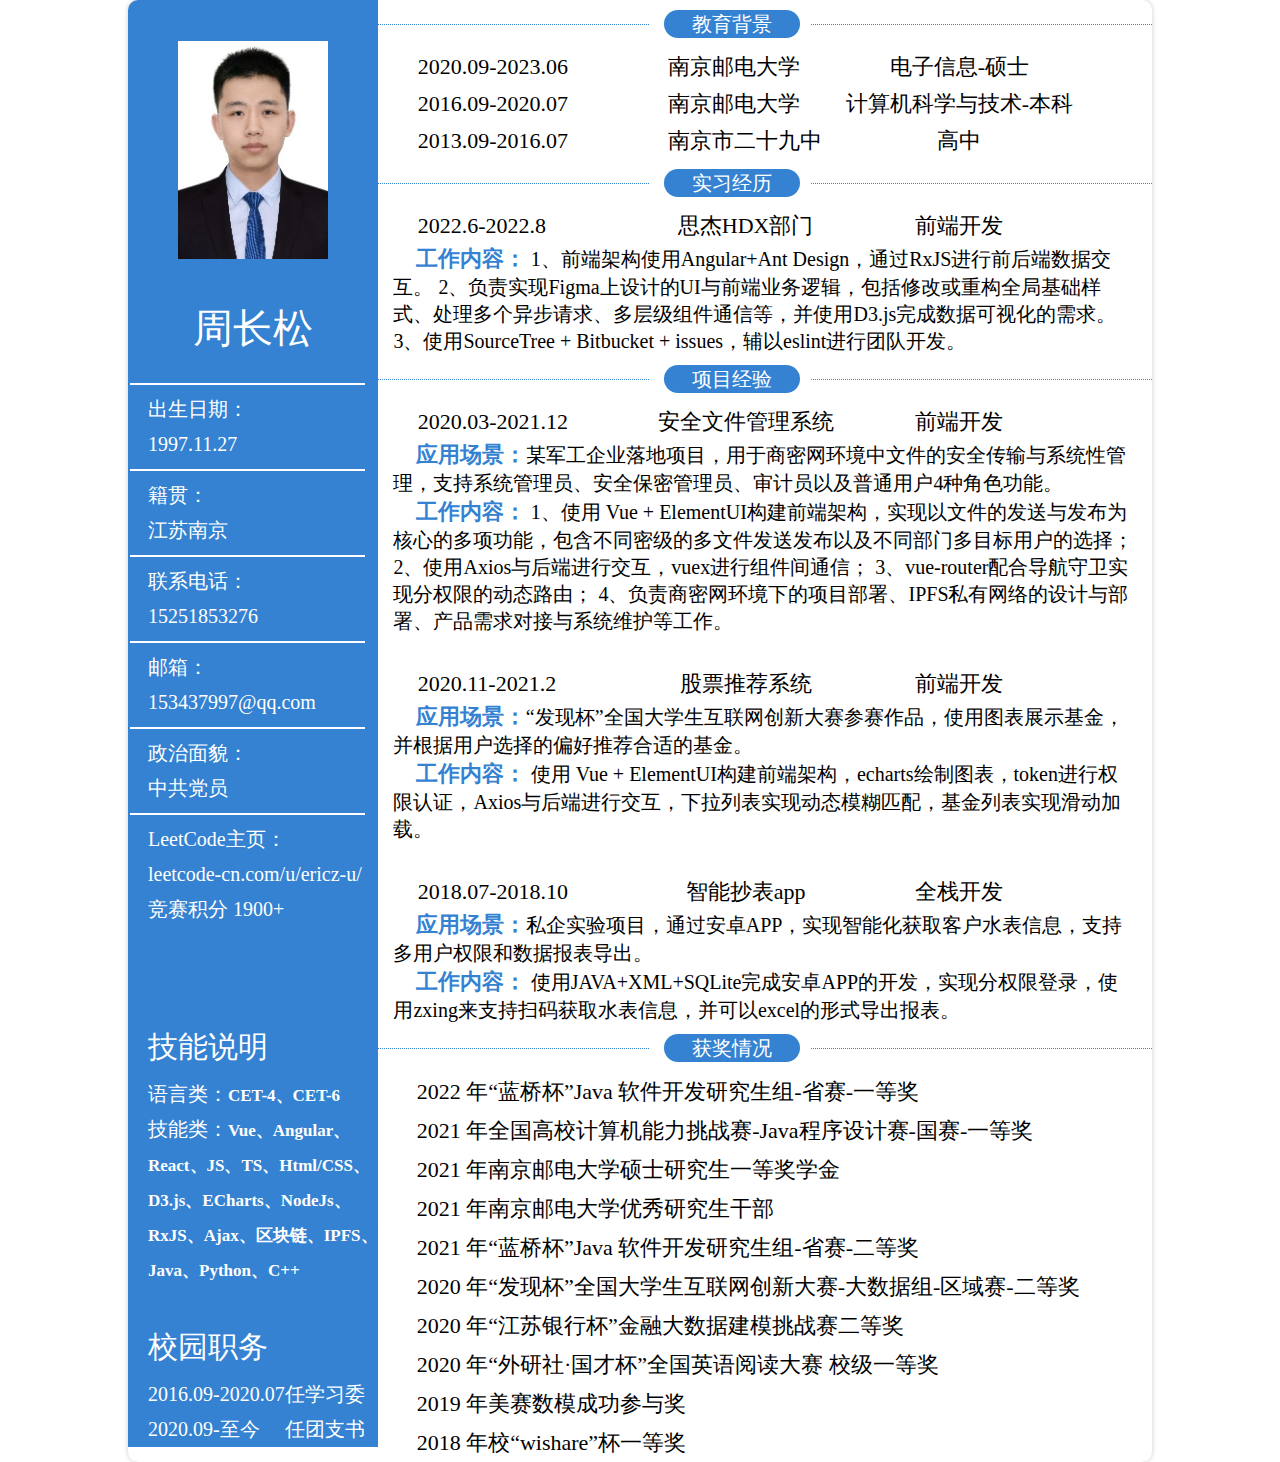
<file: eric_resume/resume.html>
<!DOCTYPE html>
<html lang="en">

<head>
    <meta charset="UTF-8">
    <title>简历 | 周长松</title>
    <link rel="stylesheet" href="resume.css">
</head>

<body>
    <script>
        document.designMode = "on"
        document.body.scrollTop = 0;
        document.documentElement.scrollTop = 0;
    </script>
    <div class="content">
        <div class="left">
            <div class="photo">
                <img src="./photo.jpg" alt="">
            </div>
            <div class="name">
                <h1>
                    周长松
                </h1>
            </div>
            <hr class="hr-left">
            <div class="left-block">
                出生日期：
                <br>
                1997.11.27
            </div>
            <hr class="hr-left">
            <div class="left-block">
                籍贯：
                <br>
                江苏南京
            </div>
            <hr class="hr-left">
            <div class="left-block">
                联系电话：
                <br>
                15251853276
            </div>
            <hr class="hr-left">
            <div class="left-block">
                邮箱：
                <br>
                153437997@qq.com
            </div>
            <hr class="hr-left">
            <div class="left-block">
                政治面貌：
                <br>
                中共党员
            </div>
            <hr class="hr-left">
            <div class="left-block">
                LeetCode主页：
                <br>
                leetcode-cn.com/u/ericz-u/
                <br>
                竞赛积分 1900+
            </div>
            <div class="left-block" style="margin-top: 100px">
                <h2>技能说明</h2>
                语言类：<strong>CET-4、</strong><strong>CET-6</strong>
                <br>
                技能类：<strong>Vue、</strong><strong>Angular、</strong><strong>React、</strong><strong>JS、</strong><strong>TS、</strong><strong>Html/CSS、</strong><strong>D3.js、</strong><strong>ECharts、</strong><strong>NodeJs、</strong><strong>RxJS、</strong><strong>Ajax、</strong><strong>区块链、</strong><strong>IPFS、</strong><strong>Java、</strong><strong>Python、</strong><strong>C++</strong>
            </div>
            <div class="left-block">
                <h2>校园职务</h2>
                2016.09-2020.07任学习委
                <br>
                2020.09-至今 &emsp;任团支书
            </div>


        </div>
        <div class="right">
            <header class="section-header">
                <span class="section-title-l"></span>
                <h3 class="section-title"> 教育背景 </h3>
                <span class="section-title-r"></span>
            </header>
            <table frame=void rules=none class="table">
                <tr>
                    <td style="width: 38%;">2020.09-2023.06</td>
                    <td style="width: 27%;">南京邮电大学</td>
                    <td style="text-align: center;">电子信息-硕士</td>
                </tr>
                <tr>
                    <td>2016.09-2020.07</td>
                    <td>南京邮电大学</td>
                    <td style="text-align: center;">计算机科学与技术-本科</td>
                </tr>
                <tr>
                    <td>2013.09-2016.07</td>
                    <td>南京市二十九中</td>
                    <td style="text-align: center;">高中</td>
                </tr>
            </table>
            <header class="section-header">
                <span class="section-title-l"></span>
                <h3 class="section-title"> 实习经历 </h3>
                <span class="section-title-r"></span>
            </header>
            <div>
                <table frame=void rules=none class="table">
                    <tr>
                        <td style="width: 35%;">2022.6-2022.8</td>
                        <td style="width: 30%; text-align: center;">思杰HDX部门</td>
                        <td style="text-align: center;">前端开发</td>
                    </tr>
                </table>
                <div class="text">
                    <label>工作内容：</label>
                    1、前端架构使用Angular+Ant Design，通过RxJS进行前后端数据交互。
                    2、负责实现Figma上设计的UI与前端业务逻辑，包括修改或重构全局基础样式、处理多个异步请求、多层级组件通信等，并使用D3.js完成数据可视化的需求。 
                    3、使用SourceTree + Bitbucket + issues，辅以eslint进行团队开发。
                </div>
            </div>
            <header class="section-header">
                <span class="section-title-l"></span>
                <h3 class="section-title"> 项目经验 </h3>
                <span class="section-title-r"></span>
            </header>
            <div>
                <table frame=void rules=none class="table">
                    <tr>
                        <td style="width: 35%;">2020.03-2021.12</td>
                        <td style="width: 30%; text-align: center;">安全文件管理系统</td>
                        <td style="text-align: center;">前端开发</td>
                    </tr>
                </table>
                <div class="text">
                    <label>应用场景：</label>某军工企业落地项目，用于商密网环境中文件的安全传输与系统性管理，支持系统管理员、安全保密管理员、审计员以及普通用户4种角色功能。
                    <br>
                    <label>工作内容：</label>
                    1、使用 Vue + ElementUI构建前端架构，实现以文件的发送与发布为核心的多项功能，包含不同密级的多文件发送发布以及不同部门多目标用户的选择；
                    2、使用Axios与后端进行交互，vuex进行组件间通信；
                    3、vue-router配合导航守卫实现分权限的动态路由；
                    4、负责商密网环境下的项目部署、IPFS私有网络的设计与部署、产品需求对接与系统维护等工作。
                </div>
            </div>
            <div>
                <table frame=void rules=none class="table subTitle">
                    <tr>
                        <td style="width: 35%;">2020.11-2021.2</td>
                        <td style="width: 30%; text-align: center;">股票推荐系统</td>
                        <td style="text-align: center;">前端开发</td>
                    </tr>
                </table>
                <div class="text">
                    <label>应用场景：</label>“发现杯”全国大学生互联网创新大赛参赛作品，使用图表展示基金，并根据用户选择的偏好推荐合适的基金。
                    <br>
                    <label>工作内容：</label>
                    使用 Vue + ElementUI构建前端架构，echarts绘制图表，token进行权限认证，Axios与后端进行交互，下拉列表实现动态模糊匹配，基金列表实现滑动加载。
                </div>
            </div>
            <div>
                <table frame=void rules=none class="table subTitle">
                    <tr>
                        <td style="width: 35%;">2018.07-2018.10</td>
                        <td style="width: 30%; text-align: center;">智能抄表app</td>
                        <td style="text-align: center;">全栈开发</td>
                    </tr>
                </table>
                <div class="text">
                    <label>应用场景：</label>私企实验项目，通过安卓APP，实现智能化获取客户水表信息，支持多用户权限和数据报表导出。
                    <br>
                    <label>工作内容：</label>
                    使用JAVA+XML+SQLite完成安卓APP的开发，实现分权限登录，使用zxing来支持扫码获取水表信息，并可以excel的形式导出报表。
                </div>
            </div>
            <header class="section-header">
                <span class="section-title-l"></span>
                <h3 class="section-title"> 获奖情况 </h3>
                <span class="section-title-r"></span>
            </header>
            <div class="data">
                2022 年“蓝桥杯”Java 软件开发研究生组-省赛-一等奖
                <br>
                2021 年全国高校计算机能力挑战赛-Java程序设计赛-国赛-一等奖
                <br>
                2021 年南京邮电大学硕士研究生一等奖学金
                <br>
                2021 年南京邮电大学优秀研究生干部
                <br>
                2021 年“蓝桥杯”Java 软件开发研究生组-省赛-二等奖
                <br>
                2020 年“发现杯”全国大学生互联网创新大赛-大数据组-区域赛-二等奖
                <br>
                2020 年“江苏银行杯”金融大数据建模挑战赛二等奖
                <br>
                2020 年“外研社·国才杯”全国英语阅读大赛 校级一等奖
                <br>
                2019 年美赛数模成功参与奖
                <br>
                2018 年校“wishare”杯一等奖
            </div>
        </div>
    </div>
</body>
</file>
<file: eric_resume/resume.css>
@import "font.css";
body {
    padding: 0;
    margin: 0;
    background-color: #fff;
}
.content {
    width: 1024px;
    min-height: 1447px;
    overflow: hidden;
    background-color: #fff;
    box-shadow: 0 0 5px #ccc;
    border-radius: 10px;
    margin-left: auto;
    margin-right: auto;
    font-size: 14px;
    position: relative;
}
.left{
    background-color: #3482d1;
    float: left;
    width: 250px;
    min-height: 1447px;
    color: #fff;
}
.photo{
    width: 100%;
    display: flex;
    height:300px;
}
img{
    margin: auto;
    width: 150px;
    height: auto;
}

.name{
    margin-top: -26px;
    margin-left: 50%;
    transform:translateX(-50%);
    text-align: center;
}

.hr-left{
    border: 0;
    width: 235px;
    margin-left: 2px;
    border-bottom: 2px solid #fff;
    text-indent: 50px;
}
h1{
    font-size: 40px;
    font-weight: 400;
}
h2{
    font-size: 30px;
    font-weight: 400;
    line-height: 40px;
    margin-top: 40px;
    margin-bottom: 10px;
}
h3{
    font-size: 20px;
    font-weight: 400;
    line-height: 20px;
    margin-top: 40px;
    margin-bottom: 10px;
}
.left-block{
    margin-left: 20px;
    font-size: 20px;
    line-height: 35px;
}




.right{
    margin-left: 250px;
    width: 774px;
    min-height: 1447px;
    font-size: 20px;
}
.section-header {
    position: relative;
    padding-top: 10px;
    padding-bottom: 10px;
  }
.section-title-l{
    display: inline-block;
    position: absolute;
    top: 50%;
    width: 35%;
    height: 0;
    border-top: 1px dotted #3482d1;
    vertical-align: middle;
    left: 0;
}
.section-title-r {
    display: inline-block;
    position: absolute;
    top: 50%;
    width: 44%;
    height: 0;
    border-top: 1px dotted #3482d1;
    vertical-align: middle;
    right: 0;
}
.section-title {
    position: relative;
    z-index: 1;
    width: 15%;
    min-width: 60px;
    margin-top: 0;
    margin-bottom: 0;
    margin-left: 37%;
    padding: 4px 10px;
    border-radius: 34px;
    font-weight: 400;
    text-align: center;
    color:#fff;
    background-color: #3482d1;
}
.table{
    width: 85%;
    margin-left: 5%;
    font-size: 22px;
    font-weight: 500;
    line-height: 35px;
}
strong {
    display: inline-block;
    width: fit-content;
    /* font-family: 'Helvetica Neue', Helvetica, 'PingFang SC', 'Microsoft YaHei', '微软雅黑', Arial, sans-serif; */
    font-size: 17px;
    line-height: 17px;
    /* font-weight: 500; */
    /* padding: 3px 10px; */
    text-align: center;
    border-radius: 5px;
    background-color: #3482d1;
}
/* @media print{
    body {
      padding: 0;
      background-color: #fff;
    }
    .content {
      margin-top: 0;
      border-radius: 0;
      box-shadow: none;
    }
} */
@media print {
    .content {
      margin: 0;
      padding: 0;
      border-radius: 0;
      box-shadow: none;
    }
    .left{
        margin-bottom: 0;
        padding-bottom: 0;
    }
    .right{
        margin-bottom: 0;
        padding-bottom: 0;
    }
}
label{
    color: #3482d1;
    font-size: 22px;
    font-weight: 600;
    margin-left: 3%;
}
.text{
    margin-left: 2%;
    margin-right: 2%;
}
.subTitle{
    margin-top: 30px;
}
.data{
    margin-left: 5%;
    margin-right: 3%;
    font-size: 22px;
    font-weight: 400;
    line-height: 39px;
}
</file>
